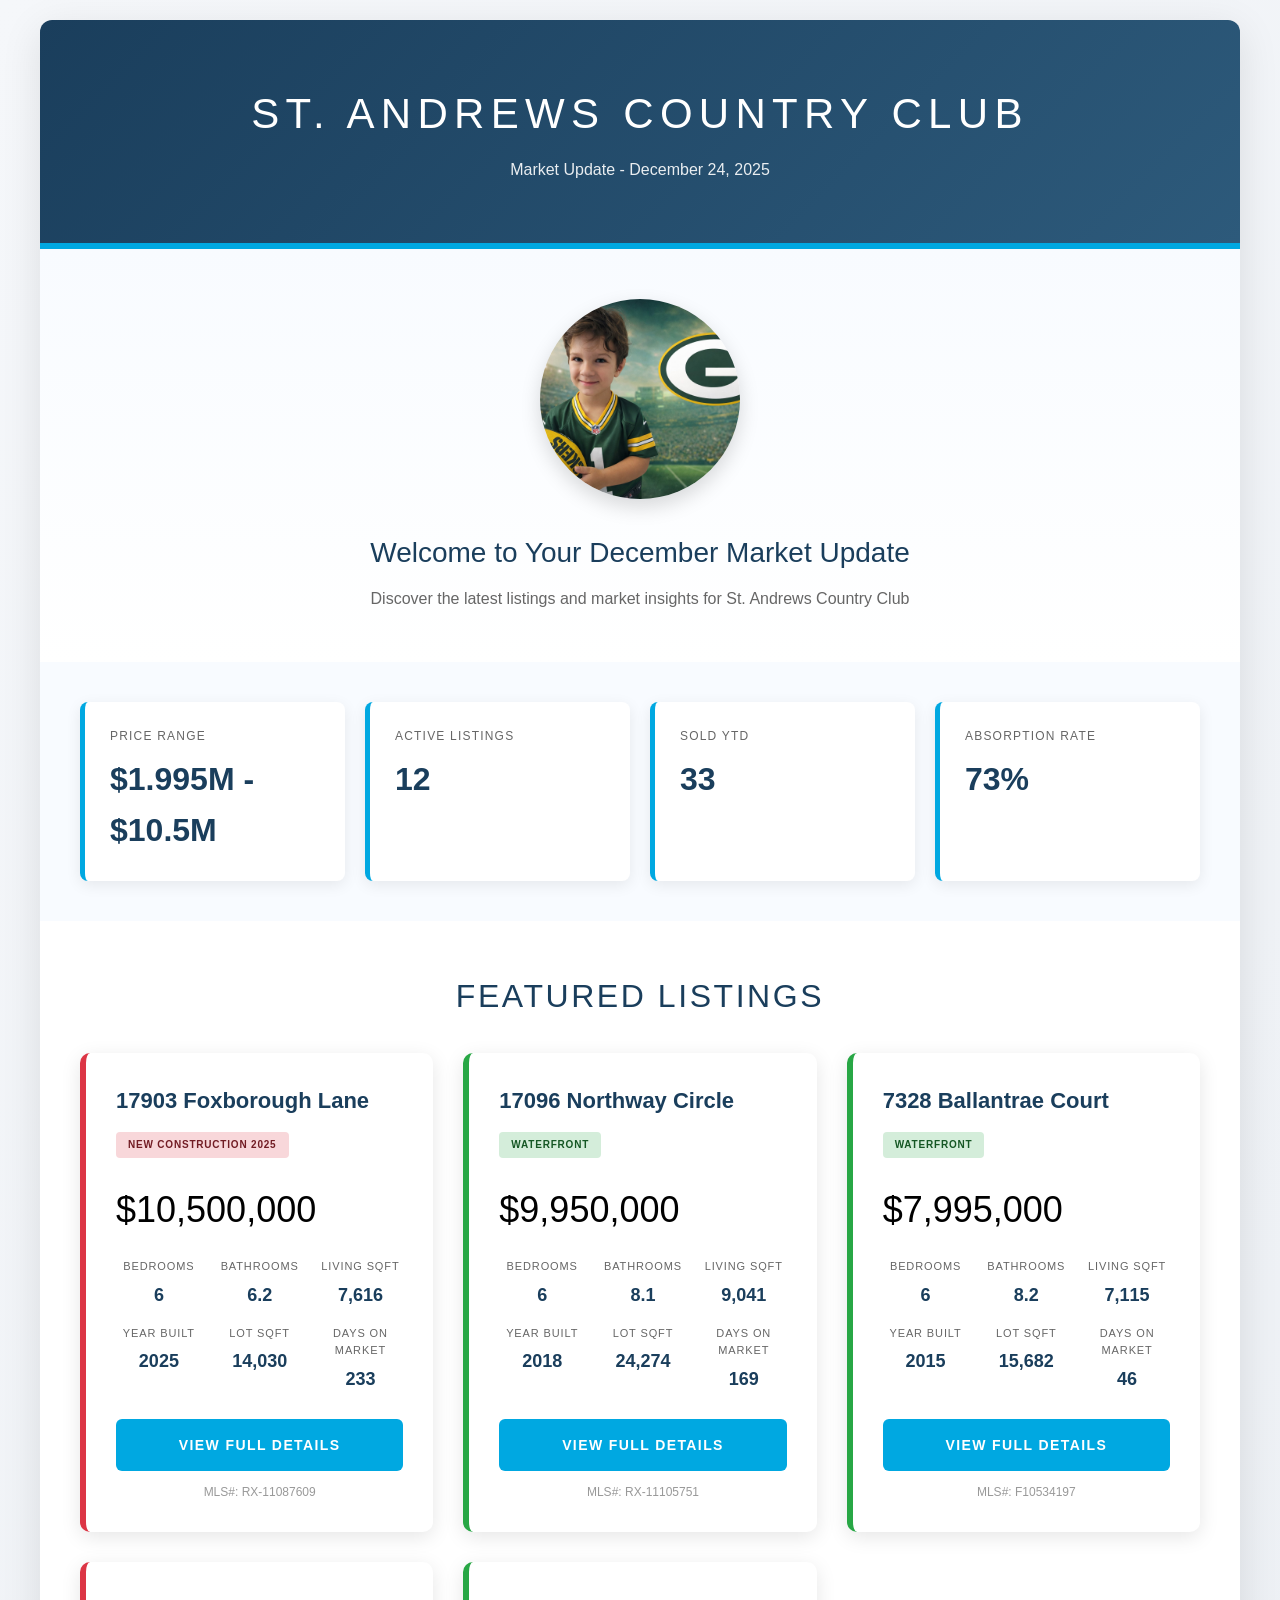
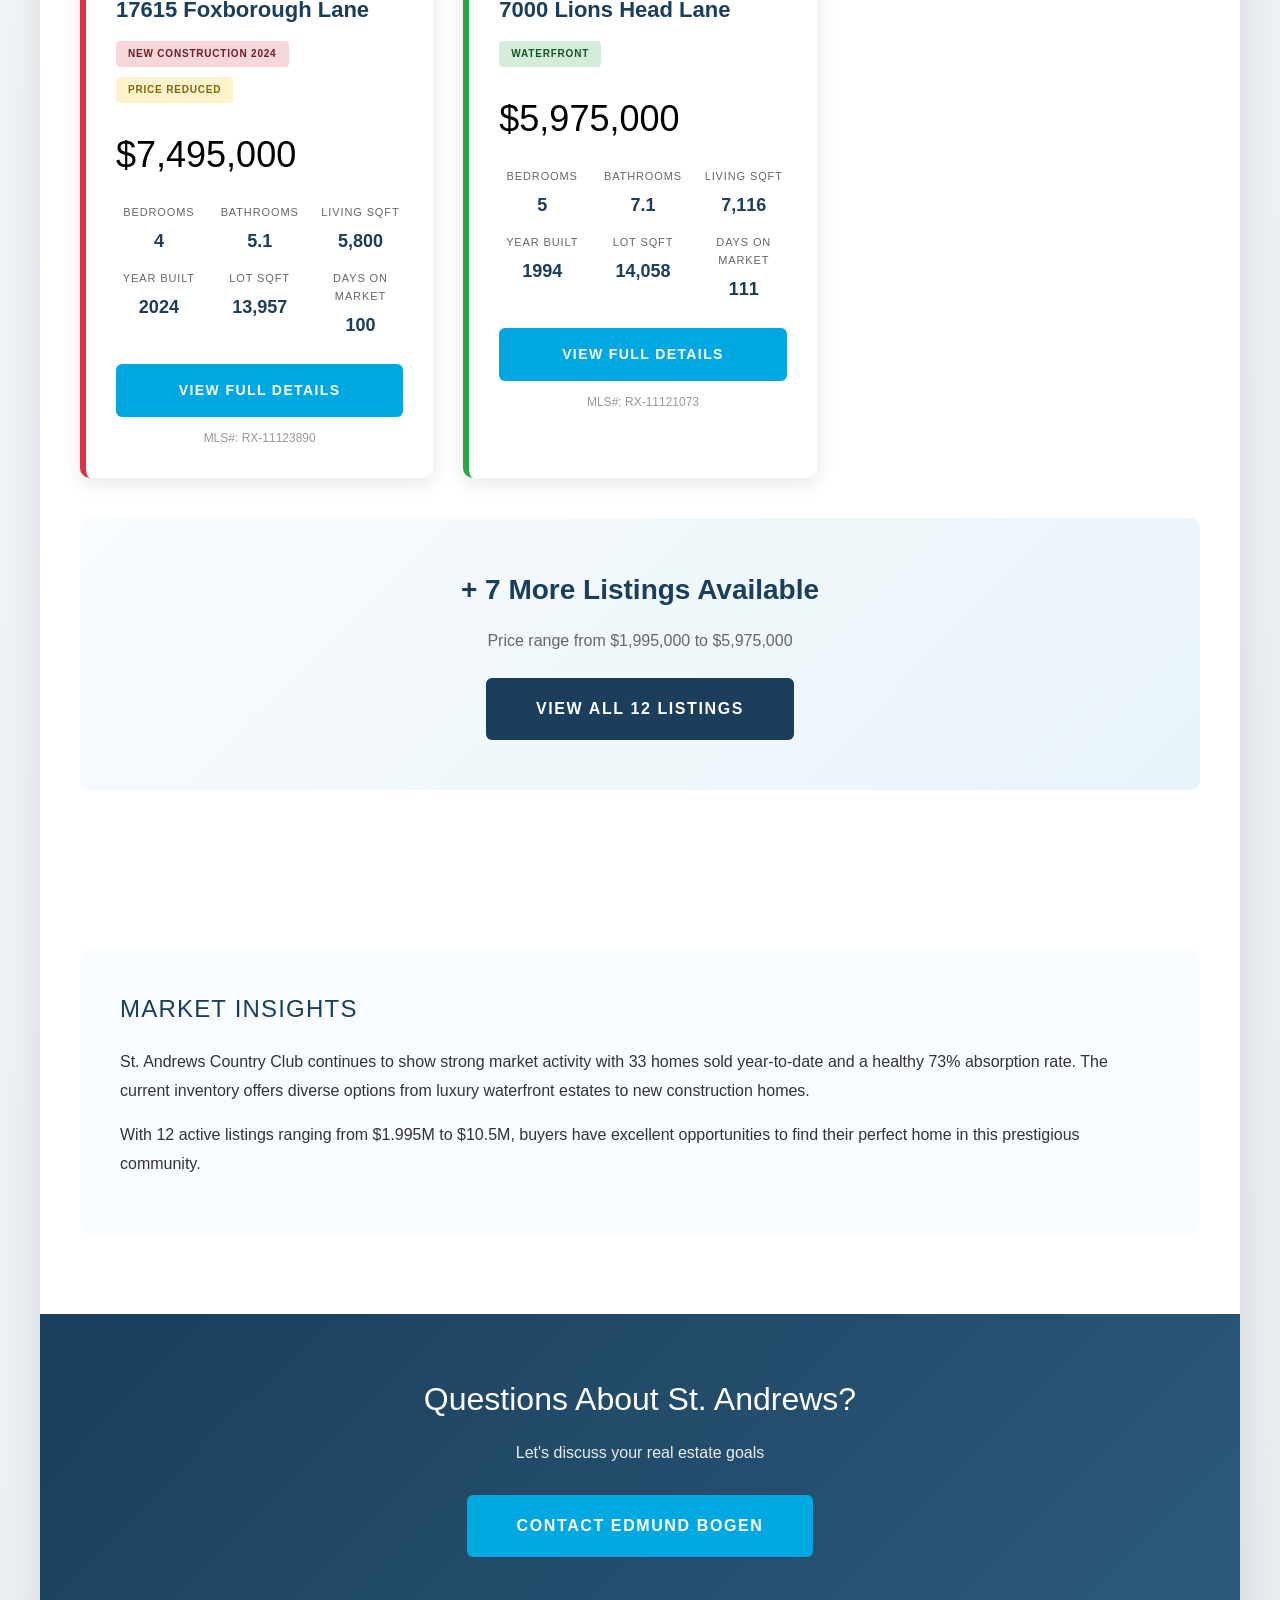
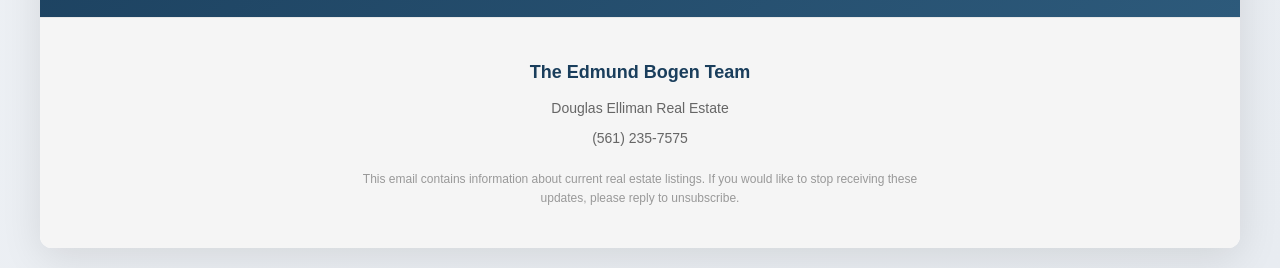
<file: docs/index.html>
<!DOCTYPE html>
<html lang="en">
<head>
    <meta charset="UTF-8">
    <meta name="viewport" content="width=device-width, initial-scale=1.0">
    <title>St. Andrews Country Club - December Market Update | Edmund Bogen Team</title>
    <style>
        * {
            margin: 0;
            padding: 0;
            box-sizing: border-box;
        }

        body {
            font-family: -apple-system, BlinkMacSystemFont, 'Segoe UI', Roboto, 'Helvetica Neue', Arial, sans-serif;
            background: linear-gradient(135deg, #f5f7fa 0%, #e8ecf1 100%);
            color: #333;
            line-height: 1.6;
            padding: 20px;
        }

        .container {
            max-width: 1200px;
            margin: 0 auto;
            background: #ffffff;
            box-shadow: 0 10px 40px rgba(0,0,0,0.1);
            border-radius: 12px;
            overflow: hidden;
        }

        header {
            background: linear-gradient(135deg, #1a3e5c 0%, #2d5a7b 100%);
            color: #ffffff;
            padding: 60px 40px;
            text-align: center;
            border-bottom: 6px solid #00a8e1;
        }

        header h1 {
            font-size: 42px;
            font-weight: 300;
            text-transform: uppercase;
            letter-spacing: 0.15em;
            margin-bottom: 10px;
        }

        header p {
            font-size: 16px;
            opacity: 0.9;
        }

        .hero {
            background: linear-gradient(to bottom, #f8fbff 0%, #ffffff 100%);
            padding: 50px 40px;
            text-align: center;
        }

        .hero img {
            width: 200px;
            height: 200px;
            border-radius: 50%;
            object-fit: cover;
            margin-bottom: 25px;
            box-shadow: 0 8px 20px rgba(0,0,0,0.15);
        }

        .hero h2 {
            color: #1a3e5c;
            font-size: 28px;
            font-weight: 500;
            margin-bottom: 10px;
        }

        .hero p {
            color: #666;
            font-size: 16px;
        }

        .stats {
            display: grid;
            grid-template-columns: repeat(auto-fit, minmax(250px, 1fr));
            gap: 20px;
            padding: 40px;
            background: #f8fbff;
        }

        .stat-card {
            background: #ffffff;
            padding: 25px;
            border-radius: 8px;
            border-left: 5px solid #00a8e1;
            box-shadow: 0 4px 15px rgba(0,0,0,0.08);
            transition: transform 0.3s ease, box-shadow 0.3s ease;
        }

        .stat-card:hover {
            transform: translateY(-5px);
            box-shadow: 0 8px 25px rgba(0,0,0,0.12);
        }

        .stat-label {
            color: #666;
            font-size: 12px;
            text-transform: uppercase;
            letter-spacing: 0.1em;
            margin-bottom: 8px;
        }

        .stat-value {
            color: #1a3e5c;
            font-size: 32px;
            font-weight: 600;
        }

        .section {
            padding: 50px 40px;
        }

        .section-title {
            color: #1a3e5c;
            font-size: 32px;
            font-weight: 500;
            text-transform: uppercase;
            letter-spacing: 0.08em;
            margin-bottom: 30px;
            text-align: center;
        }

        .listings {
            display: grid;
            grid-template-columns: repeat(auto-fit, minmax(350px, 1fr));
            gap: 30px;
            margin-bottom: 40px;
        }

        .listing-card {
            background: #ffffff;
            border-radius: 10px;
            overflow: hidden;
            box-shadow: 0 5px 20px rgba(0,0,0,0.1);
            transition: transform 0.3s ease, box-shadow 0.3s ease;
            border-left: 6px solid #00a8e1;
        }

        .listing-card.new-construction {
            border-left-color: #dc3545;
        }

        .listing-card.waterfront {
            border-left-color: #28a745;
        }

        .listing-card:hover {
            transform: translateY(-8px);
            box-shadow: 0 12px 35px rgba(0,0,0,0.15);
        }

        .listing-content {
            padding: 30px;
        }

        .listing-address {
            color: #1a3e5c;
            font-size: 22px;
            font-weight: 600;
            margin-bottom: 12px;
        }

        .listing-badges {
            margin-bottom: 15px;
        }

        .badge {
            display: inline-block;
            padding: 5px 12px;
            font-size: 10px;
            font-weight: 600;
            text-transform: uppercase;
            letter-spacing: 0.08em;
            border-radius: 4px;
            margin-right: 8px;
            margin-bottom: 8px;
        }

        .badge.new-construction {
            background-color: #f8d7da;
            color: #721c24;
        }

        .badge.waterfront {
            background-color: #d4edda;
            color: #155724;
        }

        .badge.price-reduced {
            background-color: #fff3cd;
            color: #856404;
        }

        .listing-price {
            color: #000000;
            font-size: 36px;
            font-weight: 300;
            margin-bottom: 20px;
        }

        .listing-details {
            display: grid;
            grid-template-columns: repeat(3, 1fr);
            gap: 15px;
            margin-bottom: 25px;
        }

        .detail {
            text-align: center;
        }

        .detail-label {
            color: #666;
            font-size: 11px;
            text-transform: uppercase;
            letter-spacing: 0.08em;
            margin-bottom: 5px;
        }

        .detail-value {
            color: #1a3e5c;
            font-size: 18px;
            font-weight: 600;
        }

        .listing-btn {
            display: block;
            width: 100%;
            background: #00a8e1;
            color: #ffffff;
            padding: 15px;
            text-align: center;
            text-decoration: none;
            font-size: 14px;
            font-weight: 600;
            text-transform: uppercase;
            letter-spacing: 0.1em;
            border-radius: 6px;
            transition: background 0.3s ease;
        }

        .listing-btn:hover {
            background: #0088b8;
        }

        .listing-mls {
            text-align: center;
            margin-top: 12px;
            color: #999;
            font-size: 12px;
        }

        .cta-section {
            background: linear-gradient(135deg, #f8fbff 0%, #e8f4f8 100%);
            text-align: center;
            padding: 50px 40px;
            border-radius: 10px;
            margin: 30px 0;
        }

        .cta-section h3 {
            color: #1a3e5c;
            font-size: 28px;
            margin-bottom: 15px;
        }

        .cta-section p {
            color: #666;
            font-size: 16px;
            margin-bottom: 25px;
        }

        .cta-btn {
            display: inline-block;
            background: #1a3e5c;
            color: #ffffff;
            padding: 18px 50px;
            text-decoration: none;
            font-size: 16px;
            font-weight: 600;
            text-transform: uppercase;
            letter-spacing: 0.1em;
            border-radius: 6px;
            transition: background 0.3s ease;
        }

        .cta-btn:hover {
            background: #2d5a7b;
        }

        .insights {
            background: #f8fbff;
            padding: 40px;
            border-radius: 10px;
            margin: 30px 0;
        }

        .insights h3 {
            color: #1a3e5c;
            font-size: 24px;
            font-weight: 500;
            margin-bottom: 20px;
            text-transform: uppercase;
            letter-spacing: 0.05em;
        }

        .insights p {
            color: #333;
            font-size: 16px;
            line-height: 1.8;
            margin-bottom: 15px;
        }

        .contact-section {
            background: linear-gradient(135deg, #1a3e5c 0%, #2d5a7b 100%);
            color: #ffffff;
            text-align: center;
            padding: 60px 40px;
        }

        .contact-section h3 {
            font-size: 32px;
            font-weight: 400;
            margin-bottom: 15px;
        }

        .contact-section p {
            font-size: 16px;
            opacity: 0.9;
            margin-bottom: 30px;
        }

        .contact-btn {
            display: inline-block;
            background: #00a8e1;
            color: #ffffff;
            padding: 18px 50px;
            text-decoration: none;
            font-size: 16px;
            font-weight: 600;
            text-transform: uppercase;
            letter-spacing: 0.1em;
            border-radius: 6px;
            transition: background 0.3s ease;
        }

        .contact-btn:hover {
            background: #0088b8;
        }

        footer {
            background: #f5f5f5;
            text-align: center;
            padding: 40px;
            border-top: 1px solid #e8e8e8;
        }

        footer .team-name {
            color: #1a3e5c;
            font-size: 18px;
            font-weight: 600;
            margin-bottom: 10px;
        }

        footer .company,
        footer .phone {
            color: #666;
            font-size: 14px;
            margin-bottom: 8px;
        }

        footer .disclaimer {
            color: #999;
            font-size: 12px;
            line-height: 1.6;
            margin-top: 20px;
            max-width: 600px;
            margin-left: auto;
            margin-right: auto;
        }

        @media (max-width: 768px) {
            header h1 {
                font-size: 28px;
            }

            .section-title {
                font-size: 24px;
            }

            .listings {
                grid-template-columns: 1fr;
            }

            .stats {
                grid-template-columns: 1fr;
            }

            .listing-details {
                grid-template-columns: repeat(2, 1fr);
            }

            .section {
                padding: 30px 20px;
            }

            header,
            .hero {
                padding: 40px 20px;
            }
        }
    </style>
</head>
<body>
    <div class="container">
        <header>
            <h1>St. Andrews Country Club</h1>
            <p>Market Update - December 24, 2025</p>
        </header>

        <section class="hero">
            <img src="images/packersfan.jpg" alt="Packers Fan">
            <h2>Welcome to Your December Market Update</h2>
            <p>Discover the latest listings and market insights for St. Andrews Country Club</p>
        </section>

        <section class="stats">
            <div class="stat-card">
                <div class="stat-label">Price Range</div>
                <div class="stat-value">$1.995M - $10.5M</div>
            </div>
            <div class="stat-card">
                <div class="stat-label">Active Listings</div>
                <div class="stat-value">12</div>
            </div>
            <div class="stat-card">
                <div class="stat-label">Sold YTD</div>
                <div class="stat-value">33</div>
            </div>
            <div class="stat-card">
                <div class="stat-label">Absorption Rate</div>
                <div class="stat-value">73%</div>
            </div>
        </section>

        <section class="section">
            <h2 class="section-title">Featured Listings</h2>

            <div class="listings">
                <!-- Listing 1 -->
                <div class="listing-card new-construction">
                    <div class="listing-content">
                        <h3 class="listing-address">17903 Foxborough Lane</h3>
                        <div class="listing-badges">
                            <span class="badge new-construction">New Construction 2025</span>
                        </div>
                        <div class="listing-price">$10,500,000</div>
                        <div class="listing-details">
                            <div class="detail">
                                <div class="detail-label">Bedrooms</div>
                                <div class="detail-value">6</div>
                            </div>
                            <div class="detail">
                                <div class="detail-label">Bathrooms</div>
                                <div class="detail-value">6.2</div>
                            </div>
                            <div class="detail">
                                <div class="detail-label">Living SqFt</div>
                                <div class="detail-value">7,616</div>
                            </div>
                            <div class="detail">
                                <div class="detail-label">Year Built</div>
                                <div class="detail-value">2025</div>
                            </div>
                            <div class="detail">
                                <div class="detail-label">Lot SqFt</div>
                                <div class="detail-value">14,030</div>
                            </div>
                            <div class="detail">
                                <div class="detail-label">Days on Market</div>
                                <div class="detail-value">233</div>
                            </div>
                        </div>
                        <a href="https://www.flexmls.com/cgi-bin/mainmenu.cgi?cmd=url+other/run_public_link.html&public_link_tech_id=1wpl20iqy4vt&s=15&cid=1" class="listing-btn">View Full Details</a>
                        <div class="listing-mls">MLS#: RX-11087609</div>
                    </div>
                </div>

                <!-- Listing 2 -->
                <div class="listing-card waterfront">
                    <div class="listing-content">
                        <h3 class="listing-address">17096 Northway Circle</h3>
                        <div class="listing-badges">
                            <span class="badge waterfront">Waterfront</span>
                        </div>
                        <div class="listing-price">$9,950,000</div>
                        <div class="listing-details">
                            <div class="detail">
                                <div class="detail-label">Bedrooms</div>
                                <div class="detail-value">6</div>
                            </div>
                            <div class="detail">
                                <div class="detail-label">Bathrooms</div>
                                <div class="detail-value">8.1</div>
                            </div>
                            <div class="detail">
                                <div class="detail-label">Living SqFt</div>
                                <div class="detail-value">9,041</div>
                            </div>
                            <div class="detail">
                                <div class="detail-label">Year Built</div>
                                <div class="detail-value">2018</div>
                            </div>
                            <div class="detail">
                                <div class="detail-label">Lot SqFt</div>
                                <div class="detail-value">24,274</div>
                            </div>
                            <div class="detail">
                                <div class="detail-label">Days on Market</div>
                                <div class="detail-value">169</div>
                            </div>
                        </div>
                        <a href="https://www.flexmls.com/cgi-bin/mainmenu.cgi?cmd=url+other/run_public_link.html&public_link_tech_id=1wpl20hthl5k&s=15&cid=1" class="listing-btn">View Full Details</a>
                        <div class="listing-mls">MLS#: RX-11105751</div>
                    </div>
                </div>

                <!-- Listing 3 -->
                <div class="listing-card waterfront">
                    <div class="listing-content">
                        <h3 class="listing-address">7328 Ballantrae Court</h3>
                        <div class="listing-badges">
                            <span class="badge waterfront">Waterfront</span>
                        </div>
                        <div class="listing-price">$7,995,000</div>
                        <div class="listing-details">
                            <div class="detail">
                                <div class="detail-label">Bedrooms</div>
                                <div class="detail-value">6</div>
                            </div>
                            <div class="detail">
                                <div class="detail-label">Bathrooms</div>
                                <div class="detail-value">8.2</div>
                            </div>
                            <div class="detail">
                                <div class="detail-label">Living SqFt</div>
                                <div class="detail-value">7,115</div>
                            </div>
                            <div class="detail">
                                <div class="detail-label">Year Built</div>
                                <div class="detail-value">2015</div>
                            </div>
                            <div class="detail">
                                <div class="detail-label">Lot SqFt</div>
                                <div class="detail-value">15,682</div>
                            </div>
                            <div class="detail">
                                <div class="detail-label">Days on Market</div>
                                <div class="detail-value">46</div>
                            </div>
                        </div>
                        <a href="https://www.flexmls.com/cgi-bin/mainmenu.cgi?cmd=url+other/run_public_link.html&public_link_tech_id=1wpl2103fpm4&s=15&cid=1" class="listing-btn">View Full Details</a>
                        <div class="listing-mls">MLS#: F10534197</div>
                    </div>
                </div>

                <!-- Listing 4 -->
                <div class="listing-card new-construction">
                    <div class="listing-content">
                        <h3 class="listing-address">17615 Foxborough Lane</h3>
                        <div class="listing-badges">
                            <span class="badge new-construction">New Construction 2024</span>
                            <span class="badge price-reduced">Price Reduced</span>
                        </div>
                        <div class="listing-price">$7,495,000</div>
                        <div class="listing-details">
                            <div class="detail">
                                <div class="detail-label">Bedrooms</div>
                                <div class="detail-value">4</div>
                            </div>
                            <div class="detail">
                                <div class="detail-label">Bathrooms</div>
                                <div class="detail-value">5.1</div>
                            </div>
                            <div class="detail">
                                <div class="detail-label">Living SqFt</div>
                                <div class="detail-value">5,800</div>
                            </div>
                            <div class="detail">
                                <div class="detail-label">Year Built</div>
                                <div class="detail-value">2024</div>
                            </div>
                            <div class="detail">
                                <div class="detail-label">Lot SqFt</div>
                                <div class="detail-value">13,957</div>
                            </div>
                            <div class="detail">
                                <div class="detail-label">Days on Market</div>
                                <div class="detail-value">100</div>
                            </div>
                        </div>
                        <a href="https://www.flexmls.com/cgi-bin/mainmenu.cgi?cmd=url+other/run_public_link.html&public_link_tech_id=1wpl20h578g1&s=15&cid=1" class="listing-btn">View Full Details</a>
                        <div class="listing-mls">MLS#: RX-11123890</div>
                    </div>
                </div>

                <!-- Listing 5 -->
                <div class="listing-card waterfront">
                    <div class="listing-content">
                        <h3 class="listing-address">7000 Lions Head Lane</h3>
                        <div class="listing-badges">
                            <span class="badge waterfront">Waterfront</span>
                        </div>
                        <div class="listing-price">$5,975,000</div>
                        <div class="listing-details">
                            <div class="detail">
                                <div class="detail-label">Bedrooms</div>
                                <div class="detail-value">5</div>
                            </div>
                            <div class="detail">
                                <div class="detail-label">Bathrooms</div>
                                <div class="detail-value">7.1</div>
                            </div>
                            <div class="detail">
                                <div class="detail-label">Living SqFt</div>
                                <div class="detail-value">7,116</div>
                            </div>
                            <div class="detail">
                                <div class="detail-label">Year Built</div>
                                <div class="detail-value">1994</div>
                            </div>
                            <div class="detail">
                                <div class="detail-label">Lot SqFt</div>
                                <div class="detail-value">14,058</div>
                            </div>
                            <div class="detail">
                                <div class="detail-label">Days on Market</div>
                                <div class="detail-value">111</div>
                            </div>
                        </div>
                        <a href="https://www.flexmls.com/cgi-bin/mainmenu.cgi?cmd=url+other/run_public_link.html&public_link_tech_id=1wpl20ficw60&s=15&cid=1" class="listing-btn">View Full Details</a>
                        <div class="listing-mls">MLS#: RX-11121073</div>
                    </div>
                </div>
            </div>

            <div class="cta-section">
                <h3>+ 7 More Listings Available</h3>
                <p>Price range from $1,995,000 to $5,975,000</p>
                <a href="https://bogenhomes.com/contact/" class="cta-btn">View All 12 Listings</a>
            </div>
        </section>

        <section class="section">
            <div class="insights">
                <h3>Market Insights</h3>
                <p>St. Andrews Country Club continues to show strong market activity with 33 homes sold year-to-date and a healthy 73% absorption rate. The current inventory offers diverse options from luxury waterfront estates to new construction homes.</p>
                <p>With 12 active listings ranging from $1.995M to $10.5M, buyers have excellent opportunities to find their perfect home in this prestigious community.</p>
            </div>
        </section>

        <section class="contact-section">
            <h3>Questions About St. Andrews?</h3>
            <p>Let's discuss your real estate goals</p>
            <a href="https://bogenhomes.com/contact/" class="contact-btn">Contact Edmund Bogen</a>
        </section>

        <footer>
            <div class="team-name">The Edmund Bogen Team</div>
            <div class="company">Douglas Elliman Real Estate</div>
            <div class="phone">(561) 235-7575</div>
            <div class="disclaimer">This email contains information about current real estate listings. If you would like to stop receiving these updates, please reply to unsubscribe.</div>
        </footer>
    </div>
</body>
</html>
</file>
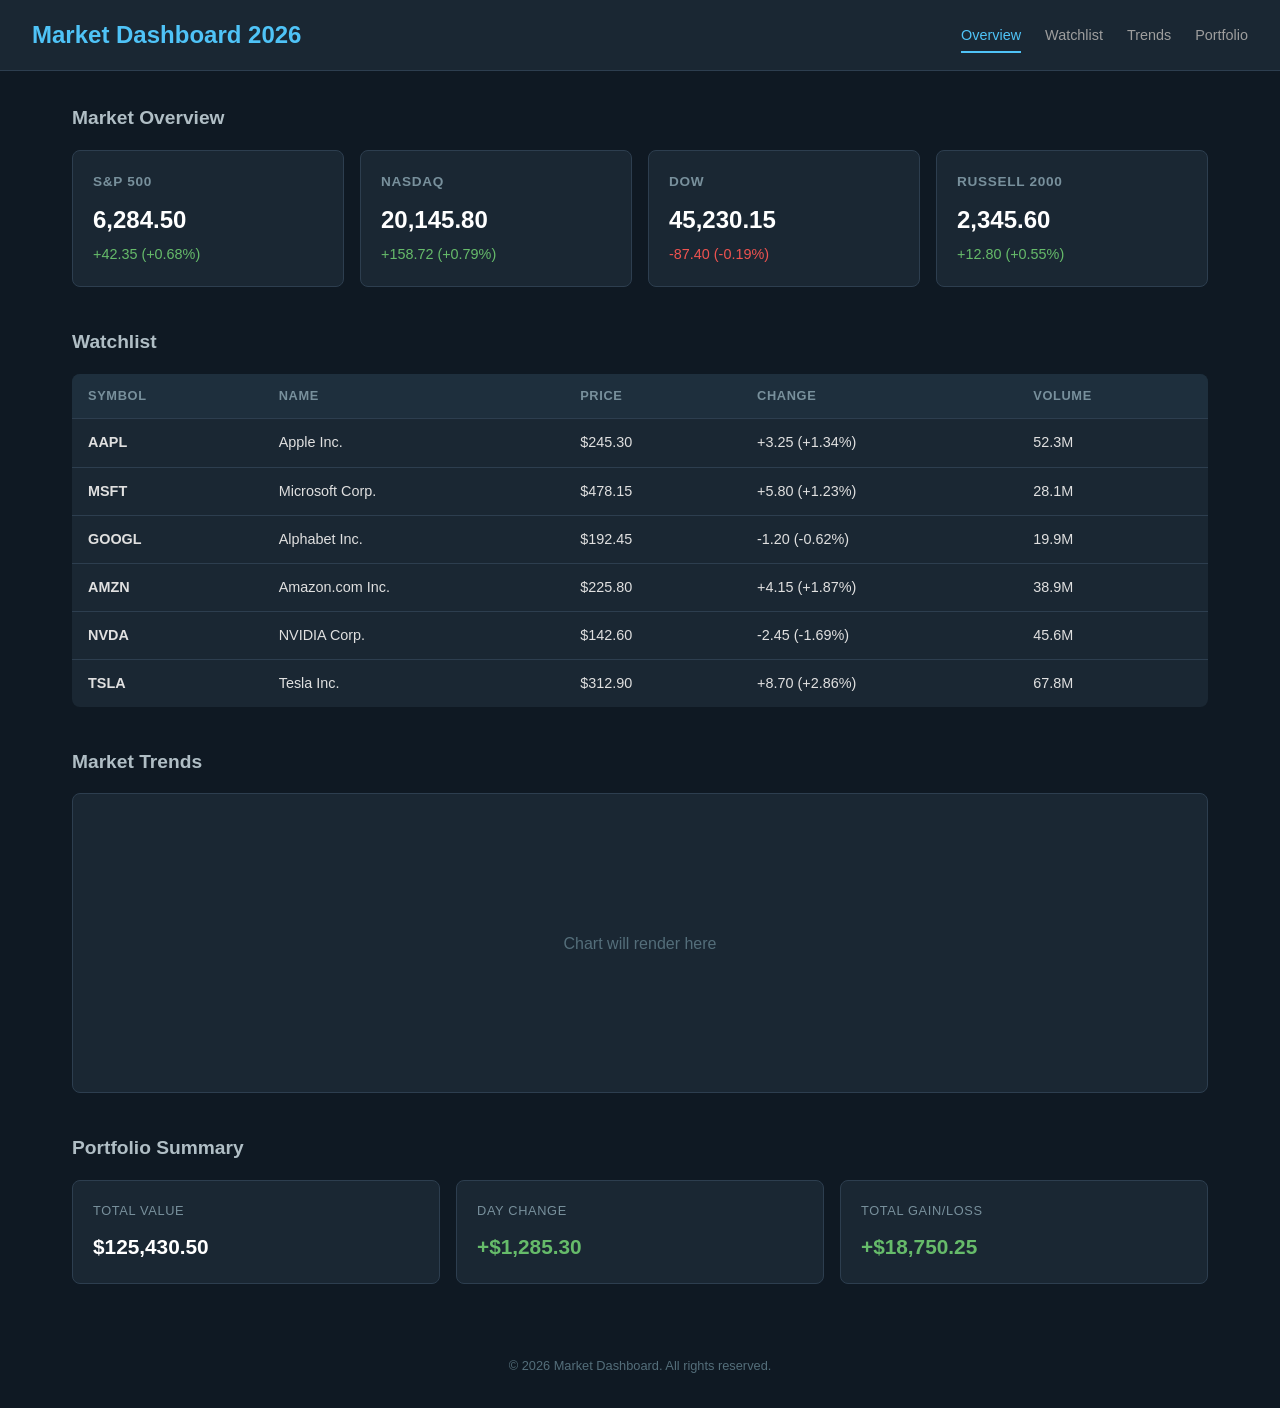
<file: Market_dashboard_2026/index.html>
<!DOCTYPE html>
<html lang="en">
<head>
    <meta charset="UTF-8">
    <meta name="viewport" content="width=device-width, initial-scale=1.0">
    <title>Market Dashboard 2026</title>
    <link rel="stylesheet" href="css/styles.css">
</head>
<body>
    <header>
        <h1>Market Dashboard 2026</h1>
        <nav>
            <ul>
                <li><a href="#overview" class="active">Overview</a></li>
                <li><a href="#watchlist">Watchlist</a></li>
                <li><a href="#trends">Trends</a></li>
                <li><a href="#portfolio">Portfolio</a></li>
            </ul>
        </nav>
    </header>

    <main>
        <section id="overview" class="dashboard-section">
            <h2>Market Overview</h2>
            <div class="market-cards">
                <div class="card">
                    <h3>S&P 500</h3>
                    <p class="price" id="sp500-price">--</p>
                    <p class="change" id="sp500-change">--</p>
                </div>
                <div class="card">
                    <h3>NASDAQ</h3>
                    <p class="price" id="nasdaq-price">--</p>
                    <p class="change" id="nasdaq-change">--</p>
                </div>
                <div class="card">
                    <h3>DOW</h3>
                    <p class="price" id="dow-price">--</p>
                    <p class="change" id="dow-change">--</p>
                </div>
                <div class="card">
                    <h3>Russell 2000</h3>
                    <p class="price" id="russell-price">--</p>
                    <p class="change" id="russell-change">--</p>
                </div>
            </div>
        </section>

        <section id="watchlist" class="dashboard-section">
            <h2>Watchlist</h2>
            <table>
                <thead>
                    <tr>
                        <th>Symbol</th>
                        <th>Name</th>
                        <th>Price</th>
                        <th>Change</th>
                        <th>Volume</th>
                    </tr>
                </thead>
                <tbody id="watchlist-body">
                </tbody>
            </table>
        </section>

        <section id="trends" class="dashboard-section">
            <h2>Market Trends</h2>
            <div class="chart-container" id="trend-chart">
                <p>Chart will render here</p>
            </div>
        </section>

        <section id="portfolio" class="dashboard-section">
            <h2>Portfolio Summary</h2>
            <div class="portfolio-stats">
                <div class="stat">
                    <span class="label">Total Value</span>
                    <span class="value" id="portfolio-value">--</span>
                </div>
                <div class="stat">
                    <span class="label">Day Change</span>
                    <span class="value" id="portfolio-change">--</span>
                </div>
                <div class="stat">
                    <span class="label">Total Gain/Loss</span>
                    <span class="value" id="portfolio-gain">--</span>
                </div>
            </div>
        </section>
    </main>

    <footer>
        <p>&copy; 2026 Market Dashboard. All rights reserved.</p>
    </footer>

    <script src="js/app.js"></script>
</body>
</html>
</file>
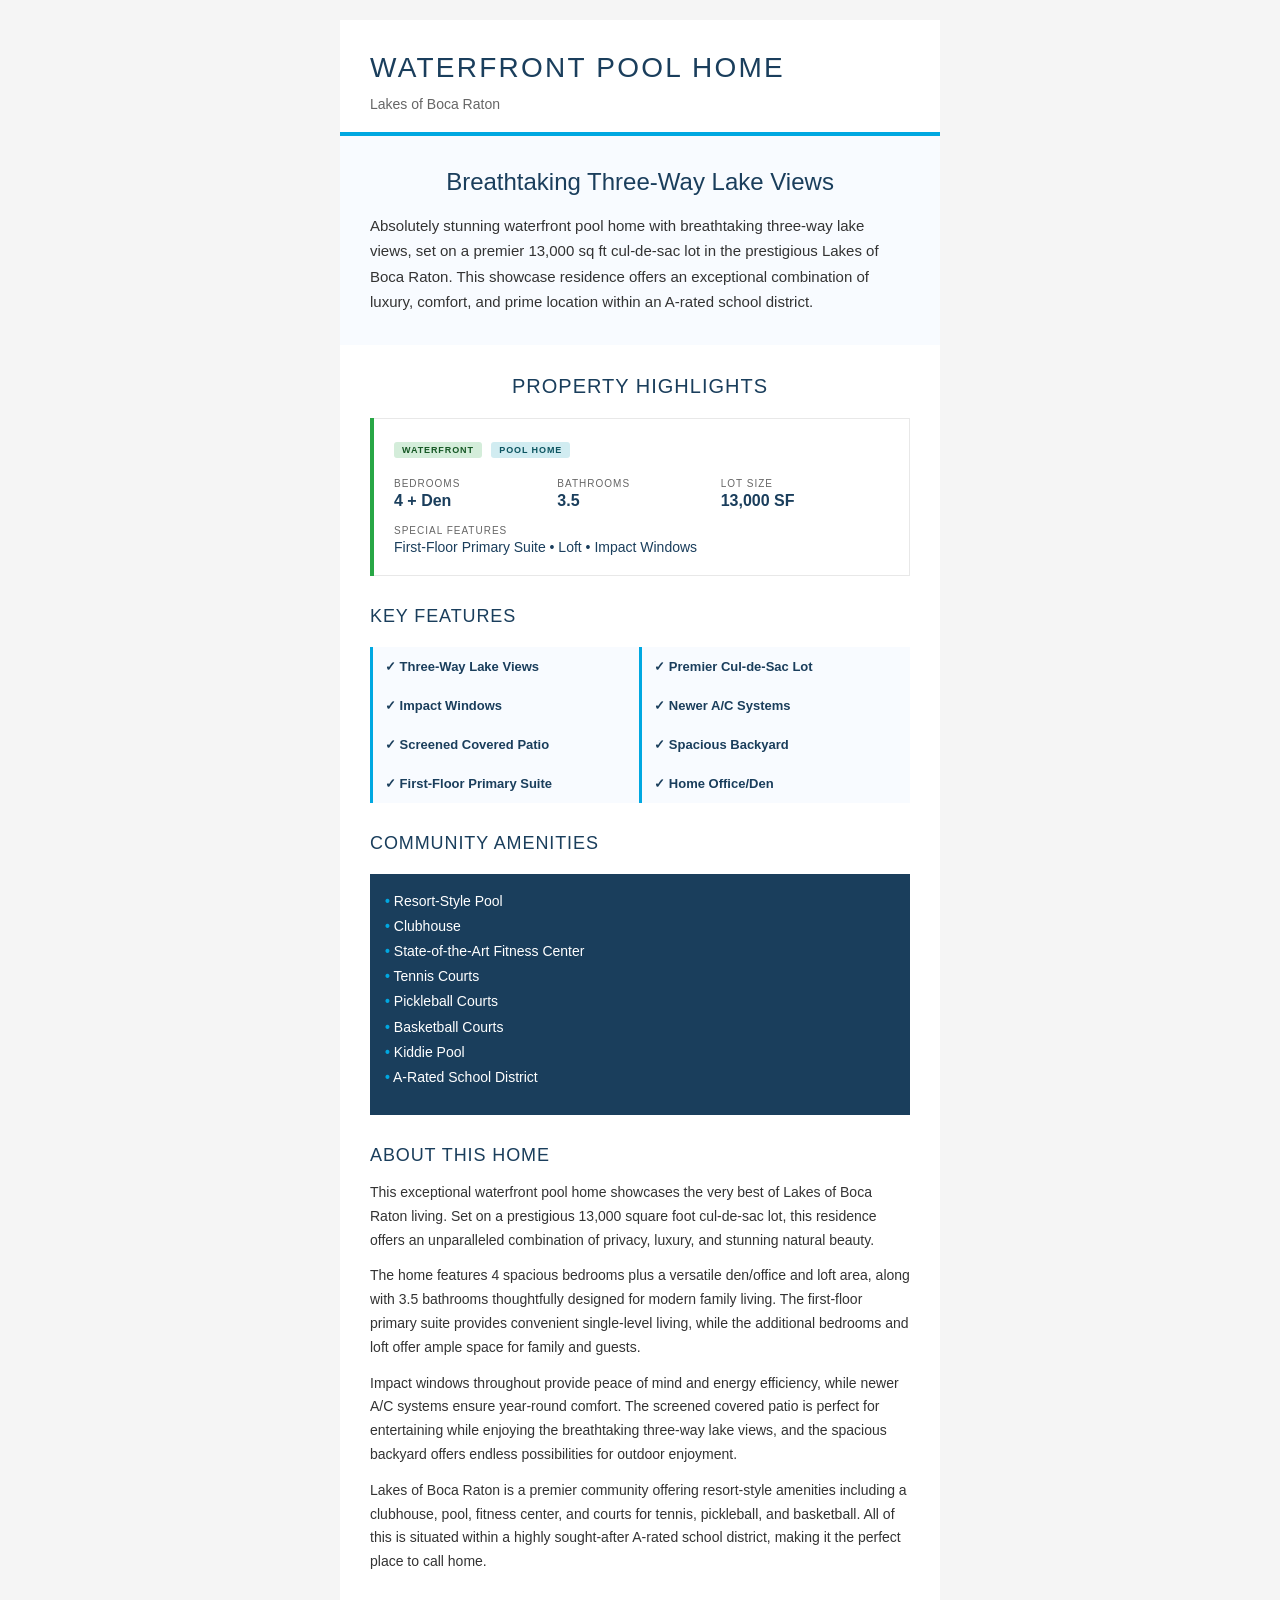
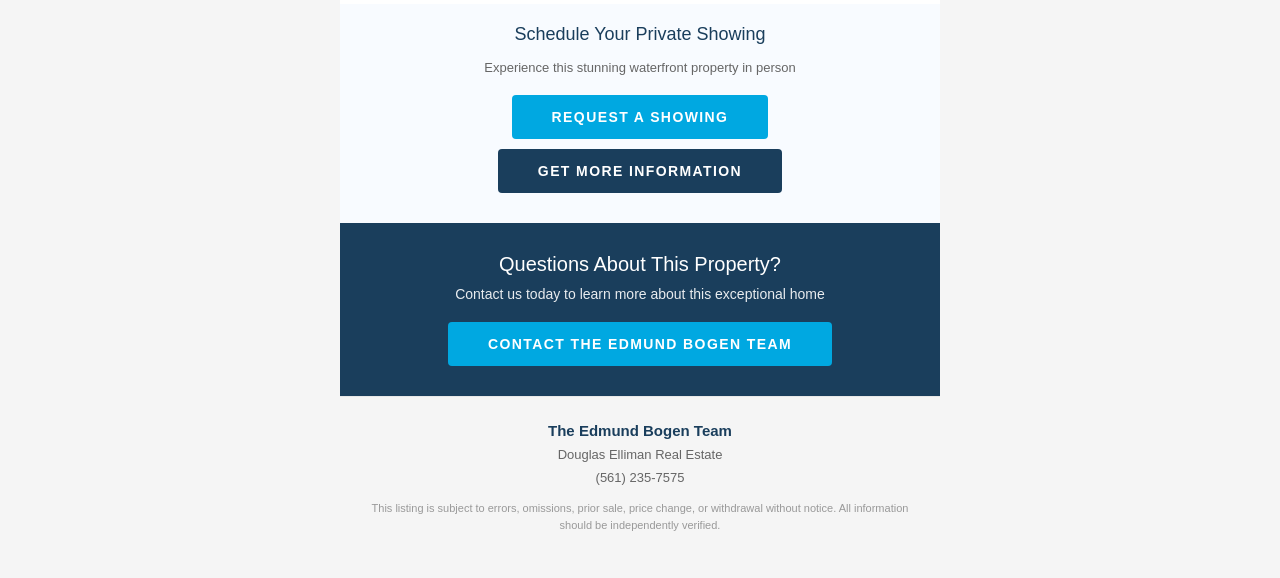
<file: lakes-of-boca-waterfront-landing.html>
<!DOCTYPE html PUBLIC "-//W3C//DTD XHTML 1.0 Transitional//EN" "http://www.w3.org/TR/xhtml1/DTD/xhtml1-transitional.dtd">
<html xmlns="http://www.w3.org/1999/xhtml">
<head>
    <meta http-equiv="Content-Type" content="text/html; charset=UTF-8" />
    <meta name="viewport" content="width=device-width, initial-scale=1.0"/>
    <title>Stunning Waterfront Pool Home - Lakes of Boca Raton</title>
    <style type="text/css">
        /* Email client resets */
        body { margin: 0; padding: 0; -webkit-text-size-adjust: 100%; -ms-text-size-adjust: 100%; }
        table { border-collapse: collapse; mso-table-lspace: 0pt; mso-table-rspace: 0pt; }
        img { border: 0; height: auto; line-height: 100%; outline: none; text-decoration: none; -ms-interpolation-mode: bicubic; }

        /* Mobile responsive */
        @media only screen and (max-width: 600px) {
            .mobile-full { width: 100% !important; }
            .mobile-padding { padding: 15px !important; }
            .mobile-font-large { font-size: 24px !important; }
            .mobile-font-medium { font-size: 18px !important; }
            .mobile-hide { display: none !important; }
        }
    </style>
</head>
<body style="margin: 0; padding: 0; background-color: #f5f5f5; font-family: -apple-system, BlinkMacSystemFont, 'Segoe UI', Roboto, 'Helvetica Neue', Arial, sans-serif;">
    <!-- Wrapper Table -->
    <table border="0" cellpadding="0" cellspacing="0" width="100%" style="background-color: #f5f5f5;">
        <tr>
            <td align="center" style="padding: 20px 0;">
                <!-- Main Container -->
                <table border="0" cellpadding="0" cellspacing="0" width="600" class="mobile-full" style="background-color: #ffffff; max-width: 600px;">

                    <!-- Header with Blue Bar -->
                    <tr>
                        <td style="padding: 30px 30px 20px 30px; border-bottom: 4px solid #00a8e1;">
                            <h1 style="margin: 0; padding: 0; color: #1a3e5c; font-size: 28px; font-weight: 300; text-transform: uppercase; letter-spacing: 0.08em; line-height: 1.3;">Waterfront Pool Home</h1>
                            <p style="margin: 10px 0 0 0; color: #666; font-size: 14px;">Lakes of Boca Raton</p>
                        </td>
                    </tr>

                    <!-- Hero Description -->
                    <tr>
                        <td style="padding: 30px; background-color: #f8fbff; text-align: center;">
                            <table border="0" cellpadding="0" cellspacing="0" width="100%">
                                <tr>
                                    <td align="center">
                                        <h2 style="margin: 0 0 15px 0; color: #1a3e5c; font-size: 24px; font-weight: 400; line-height: 1.3;">Breathtaking Three-Way Lake Views</h2>
                                        <p style="margin: 0; color: #333; font-size: 15px; line-height: 1.7; text-align: left;">Absolutely stunning waterfront pool home with breathtaking three-way lake views, set on a premier 13,000 sq ft cul-de-sac lot in the prestigious Lakes of Boca Raton. This showcase residence offers an exceptional combination of luxury, comfort, and prime location within an A-rated school district.</p>
                                    </td>
                                </tr>
                            </table>
                        </td>
                    </tr>

                    <!-- Property Details -->
                    <tr>
                        <td style="padding: 30px;">
                            <h2 style="margin: 0 0 20px 0; color: #1a3e5c; font-size: 20px; font-weight: 500; text-transform: uppercase; letter-spacing: 0.05em; text-align: center;">Property Highlights</h2>

                            <table border="0" cellpadding="0" cellspacing="0" width="100%" style="border: 1px solid #e8e8e8; border-left: 4px solid #28a745;">
                                <tr>
                                    <td style="padding: 20px;">
                                        <table border="0" cellpadding="0" cellspacing="0" width="100%">
                                            <tr>
                                                <td>
                                                    <span style="display: inline-block; padding: 3px 8px; margin-right: 5px; font-size: 9px; font-weight: 600; text-transform: uppercase; letter-spacing: 0.1em; background-color: #d4edda; color: #155724; border-radius: 3px;">Waterfront</span>
                                                    <span style="display: inline-block; padding: 3px 8px; font-size: 9px; font-weight: 600; text-transform: uppercase; letter-spacing: 0.1em; background-color: #d1ecf1; color: #0c5460; border-radius: 3px;">Pool Home</span>
                                                </td>
                                            </tr>
                                            <tr>
                                                <td style="padding-top: 20px;">
                                                    <table border="0" cellpadding="0" cellspacing="0" width="100%">
                                                        <tr>
                                                            <td width="33%" style="padding-bottom: 15px;">
                                                                <p style="margin: 0; color: #666; font-size: 10px; text-transform: uppercase; letter-spacing: 0.1em;">Bedrooms</p>
                                                                <p style="margin: 3px 0 0 0; color: #1a3e5c; font-size: 16px; font-weight: 600;">4 + Den</p>
                                                            </td>
                                                            <td width="33%" style="padding-bottom: 15px;">
                                                                <p style="margin: 0; color: #666; font-size: 10px; text-transform: uppercase; letter-spacing: 0.1em;">Bathrooms</p>
                                                                <p style="margin: 3px 0 0 0; color: #1a3e5c; font-size: 16px; font-weight: 600;">3.5</p>
                                                            </td>
                                                            <td width="34%" style="padding-bottom: 15px;">
                                                                <p style="margin: 0; color: #666; font-size: 10px; text-transform: uppercase; letter-spacing: 0.1em;">Lot Size</p>
                                                                <p style="margin: 3px 0 0 0; color: #1a3e5c; font-size: 16px; font-weight: 600;">13,000 SF</p>
                                                            </td>
                                                        </tr>
                                                        <tr>
                                                            <td colspan="3">
                                                                <p style="margin: 0; color: #666; font-size: 10px; text-transform: uppercase; letter-spacing: 0.1em;">Special Features</p>
                                                                <p style="margin: 3px 0 0 0; color: #1a3e5c; font-size: 14px; font-weight: 500;">First-Floor Primary Suite • Loft • Impact Windows</p>
                                                            </td>
                                                        </tr>
                                                    </table>
                                                </td>
                                            </tr>
                                        </table>
                                    </td>
                                </tr>
                            </table>
                        </td>
                    </tr>

                    <!-- Key Features Section -->
                    <tr>
                        <td style="padding: 0 30px 30px 30px;">
                            <h2 style="margin: 0 0 20px 0; color: #1a3e5c; font-size: 18px; font-weight: 500; text-transform: uppercase; letter-spacing: 0.05em;">Key Features</h2>

                            <table border="0" cellpadding="0" cellspacing="0" width="100%">
                                <tr>
                                    <td width="50%" style="padding: 12px; background-color: #f8fbff; border-left: 3px solid #00a8e1; vertical-align: top;">
                                        <p style="margin: 0; color: #1a3e5c; font-size: 13px; font-weight: 600;">✓ Three-Way Lake Views</p>
                                    </td>
                                    <td width="50%" style="padding: 12px; background-color: #f8fbff; border-left: 3px solid #00a8e1; vertical-align: top;">
                                        <p style="margin: 0; color: #1a3e5c; font-size: 13px; font-weight: 600;">✓ Premier Cul-de-Sac Lot</p>
                                    </td>
                                </tr>
                                <tr>
                                    <td width="50%" style="padding: 12px; background-color: #f8fbff; border-left: 3px solid #00a8e1; vertical-align: top;">
                                        <p style="margin: 0; color: #1a3e5c; font-size: 13px; font-weight: 600;">✓ Impact Windows</p>
                                    </td>
                                    <td width="50%" style="padding: 12px; background-color: #f8fbff; border-left: 3px solid #00a8e1; vertical-align: top;">
                                        <p style="margin: 0; color: #1a3e5c; font-size: 13px; font-weight: 600;">✓ Newer A/C Systems</p>
                                    </td>
                                </tr>
                                <tr>
                                    <td width="50%" style="padding: 12px; background-color: #f8fbff; border-left: 3px solid #00a8e1; vertical-align: top;">
                                        <p style="margin: 0; color: #1a3e5c; font-size: 13px; font-weight: 600;">✓ Screened Covered Patio</p>
                                    </td>
                                    <td width="50%" style="padding: 12px; background-color: #f8fbff; border-left: 3px solid #00a8e1; vertical-align: top;">
                                        <p style="margin: 0; color: #1a3e5c; font-size: 13px; font-weight: 600;">✓ Spacious Backyard</p>
                                    </td>
                                </tr>
                                <tr>
                                    <td width="50%" style="padding: 12px; background-color: #f8fbff; border-left: 3px solid #00a8e1; vertical-align: top;">
                                        <p style="margin: 0; color: #1a3e5c; font-size: 13px; font-weight: 600;">✓ First-Floor Primary Suite</p>
                                    </td>
                                    <td width="50%" style="padding: 12px; background-color: #f8fbff; border-left: 3px solid #00a8e1; vertical-align: top;">
                                        <p style="margin: 0; color: #1a3e5c; font-size: 13px; font-weight: 600;">✓ Home Office/Den</p>
                                    </td>
                                </tr>
                            </table>
                        </td>
                    </tr>

                    <!-- Community Amenities -->
                    <tr>
                        <td style="padding: 0 30px 30px 30px;">
                            <h2 style="margin: 0 0 20px 0; color: #1a3e5c; font-size: 18px; font-weight: 500; text-transform: uppercase; letter-spacing: 0.05em;">Community Amenities</h2>

                            <table border="0" cellpadding="0" cellspacing="0" width="100%" style="background-color: #1a3e5c; padding: 20px;">
                                <tr>
                                    <td style="padding: 15px;">
                                        <p style="margin: 0 0 10px 0; color: #ffffff; font-size: 14px; line-height: 1.8;">
                                            <strong style="color: #00a8e1;">•</strong> Resort-Style Pool<br/>
                                            <strong style="color: #00a8e1;">•</strong> Clubhouse<br/>
                                            <strong style="color: #00a8e1;">•</strong> State-of-the-Art Fitness Center<br/>
                                            <strong style="color: #00a8e1;">•</strong> Tennis Courts<br/>
                                            <strong style="color: #00a8e1;">•</strong> Pickleball Courts<br/>
                                            <strong style="color: #00a8e1;">•</strong> Basketball Courts<br/>
                                            <strong style="color: #00a8e1;">•</strong> Kiddie Pool<br/>
                                            <strong style="color: #00a8e1;">•</strong> A-Rated School District
                                        </p>
                                    </td>
                                </tr>
                            </table>
                        </td>
                    </tr>

                    <!-- Description Section -->
                    <tr>
                        <td style="padding: 0 30px 30px 30px;">
                            <h2 style="margin: 0 0 15px 0; color: #1a3e5c; font-size: 18px; font-weight: 500; text-transform: uppercase; letter-spacing: 0.05em;">About This Home</h2>
                            <p style="margin: 0 0 12px 0; color: #333; font-size: 14px; line-height: 1.7;">
                                This exceptional waterfront pool home showcases the very best of Lakes of Boca Raton living. Set on a prestigious 13,000 square foot cul-de-sac lot, this residence offers an unparalleled combination of privacy, luxury, and stunning natural beauty.
                            </p>
                            <p style="margin: 0 0 12px 0; color: #333; font-size: 14px; line-height: 1.7;">
                                The home features 4 spacious bedrooms plus a versatile den/office and loft area, along with 3.5 bathrooms thoughtfully designed for modern family living. The first-floor primary suite provides convenient single-level living, while the additional bedrooms and loft offer ample space for family and guests.
                            </p>
                            <p style="margin: 0 0 12px 0; color: #333; font-size: 14px; line-height: 1.7;">
                                Impact windows throughout provide peace of mind and energy efficiency, while newer A/C systems ensure year-round comfort. The screened covered patio is perfect for entertaining while enjoying the breathtaking three-way lake views, and the spacious backyard offers endless possibilities for outdoor enjoyment.
                            </p>
                            <p style="margin: 0; color: #333; font-size: 14px; line-height: 1.7;">
                                Lakes of Boca Raton is a premier community offering resort-style amenities including a clubhouse, pool, fitness center, and courts for tennis, pickleball, and basketball. All of this is situated within a highly sought-after A-rated school district, making it the perfect place to call home.
                            </p>
                        </td>
                    </tr>

                    <!-- CTA Button -->
                    <tr>
                        <td style="padding: 20px 30px 30px 30px; text-align: center; background-color: #f8fbff;">
                            <p style="margin: 0 0 15px 0; color: #1a3e5c; font-size: 18px; font-weight: 500;">Schedule Your Private Showing</p>
                            <p style="margin: 0 0 20px 0; color: #666; font-size: 13px;">Experience this stunning waterfront property in person</p>
                            <a href="https://bogenhomes.com/contact/" style="display: inline-block; background-color: #00a8e1; color: #ffffff; padding: 14px 40px; text-decoration: none; font-size: 14px; font-weight: 600; text-transform: uppercase; letter-spacing: 0.1em; border-radius: 4px; margin-bottom: 10px;">Request a Showing</a>
                            <br/>
                            <a href="https://bogenhomes.com/contact/" style="display: inline-block; background-color: #1a3e5c; color: #ffffff; padding: 14px 40px; text-decoration: none; font-size: 14px; font-weight: 600; text-transform: uppercase; letter-spacing: 0.1em; border-radius: 4px;">Get More Information</a>
                        </td>
                    </tr>

                    <!-- Contact Section -->
                    <tr>
                        <td style="padding: 30px; text-align: center; background-color: #1a3e5c;">
                            <h3 style="margin: 0 0 10px 0; color: #ffffff; font-size: 20px; font-weight: 400;">Questions About This Property?</h3>
                            <p style="margin: 0 0 20px 0; color: #ffffff; font-size: 14px; opacity: 0.9;">Contact us today to learn more about this exceptional home</p>
                            <a href="https://bogenhomes.com/contact/" style="display: inline-block; background-color: #00a8e1; color: #ffffff; padding: 14px 40px; text-decoration: none; font-size: 14px; font-weight: 600; text-transform: uppercase; letter-spacing: 0.1em; border-radius: 4px;">Contact The Edmund Bogen Team</a>
                        </td>
                    </tr>

                    <!-- Footer -->
                    <tr>
                        <td style="padding: 25px 30px; text-align: center; background-color: #f5f5f5; border-top: 1px solid #e8e8e8;">
                            <p style="margin: 0 0 8px 0; color: #1a3e5c; font-size: 15px; font-weight: 600;">The Edmund Bogen Team</p>
                            <p style="margin: 0 0 8px 0; color: #666; font-size: 13px;">Douglas Elliman Real Estate</p>
                            <p style="margin: 0 0 15px 0; color: #666; font-size: 13px;">(561) 235-7575</p>
                            <p style="margin: 0; color: #999; font-size: 11px; line-height: 1.5;">This listing is subject to errors, omissions, prior sale, price change, or withdrawal without notice. All information should be independently verified.</p>
                        </td>
                    </tr>

                </table>
                <!-- End Main Container -->
            </td>
        </tr>
    </table>
    <!-- End Wrapper Table -->
</body>
</html>
</file>
<file: Market_dashboard_2026/css/styles.css>
* {
    margin: 0;
    padding: 0;
    box-sizing: border-box;
}

body {
    font-family: -apple-system, BlinkMacSystemFont, "Segoe UI", Roboto, sans-serif;
    background-color: #0f1923;
    color: #e0e0e0;
    line-height: 1.6;
}

header {
    background-color: #1a2733;
    padding: 1rem 2rem;
    border-bottom: 1px solid #2d3e4f;
    display: flex;
    justify-content: space-between;
    align-items: center;
}

header h1 {
    font-size: 1.5rem;
    color: #4fc3f7;
}

nav ul {
    list-style: none;
    display: flex;
    gap: 1.5rem;
}

nav a {
    color: #9e9e9e;
    text-decoration: none;
    font-size: 0.9rem;
    padding: 0.5rem 0;
    transition: color 0.2s;
}

nav a:hover,
nav a.active {
    color: #4fc3f7;
    border-bottom: 2px solid #4fc3f7;
}

main {
    max-width: 1200px;
    margin: 2rem auto;
    padding: 0 2rem;
}

.dashboard-section {
    margin-bottom: 2.5rem;
}

.dashboard-section h2 {
    font-size: 1.2rem;
    margin-bottom: 1rem;
    color: #b0bec5;
}

.market-cards {
    display: grid;
    grid-template-columns: repeat(auto-fit, minmax(220px, 1fr));
    gap: 1rem;
}

.card {
    background-color: #1a2733;
    border: 1px solid #2d3e4f;
    border-radius: 8px;
    padding: 1.25rem;
}

.card h3 {
    font-size: 0.85rem;
    color: #78909c;
    margin-bottom: 0.5rem;
    text-transform: uppercase;
    letter-spacing: 0.05em;
}

.card .price {
    font-size: 1.5rem;
    font-weight: 600;
    color: #ffffff;
}

.card .change {
    font-size: 0.9rem;
    margin-top: 0.25rem;
}

.change.positive {
    color: #66bb6a;
}

.change.negative {
    color: #ef5350;
}

table {
    width: 100%;
    border-collapse: collapse;
    background-color: #1a2733;
    border-radius: 8px;
    overflow: hidden;
}

thead {
    background-color: #1e2f3d;
}

th, td {
    padding: 0.75rem 1rem;
    text-align: left;
}

th {
    font-size: 0.8rem;
    text-transform: uppercase;
    color: #78909c;
    letter-spacing: 0.05em;
}

td {
    border-top: 1px solid #2d3e4f;
    font-size: 0.9rem;
}

.chart-container {
    background-color: #1a2733;
    border: 1px solid #2d3e4f;
    border-radius: 8px;
    padding: 2rem;
    min-height: 300px;
    display: flex;
    align-items: center;
    justify-content: center;
    color: #546e7a;
}

.portfolio-stats {
    display: grid;
    grid-template-columns: repeat(auto-fit, minmax(200px, 1fr));
    gap: 1rem;
}

.stat {
    background-color: #1a2733;
    border: 1px solid #2d3e4f;
    border-radius: 8px;
    padding: 1.25rem;
}

.stat .label {
    display: block;
    font-size: 0.8rem;
    color: #78909c;
    text-transform: uppercase;
    letter-spacing: 0.05em;
    margin-bottom: 0.5rem;
}

.stat .value {
    display: block;
    font-size: 1.3rem;
    font-weight: 600;
    color: #ffffff;
}

footer {
    text-align: center;
    padding: 2rem;
    color: #546e7a;
    font-size: 0.8rem;
}

@media (max-width: 768px) {
    header {
        flex-direction: column;
        gap: 1rem;
    }

    .market-cards {
        grid-template-columns: 1fr 1fr;
    }

    .portfolio-stats {
        grid-template-columns: 1fr;
    }
}
</file>
